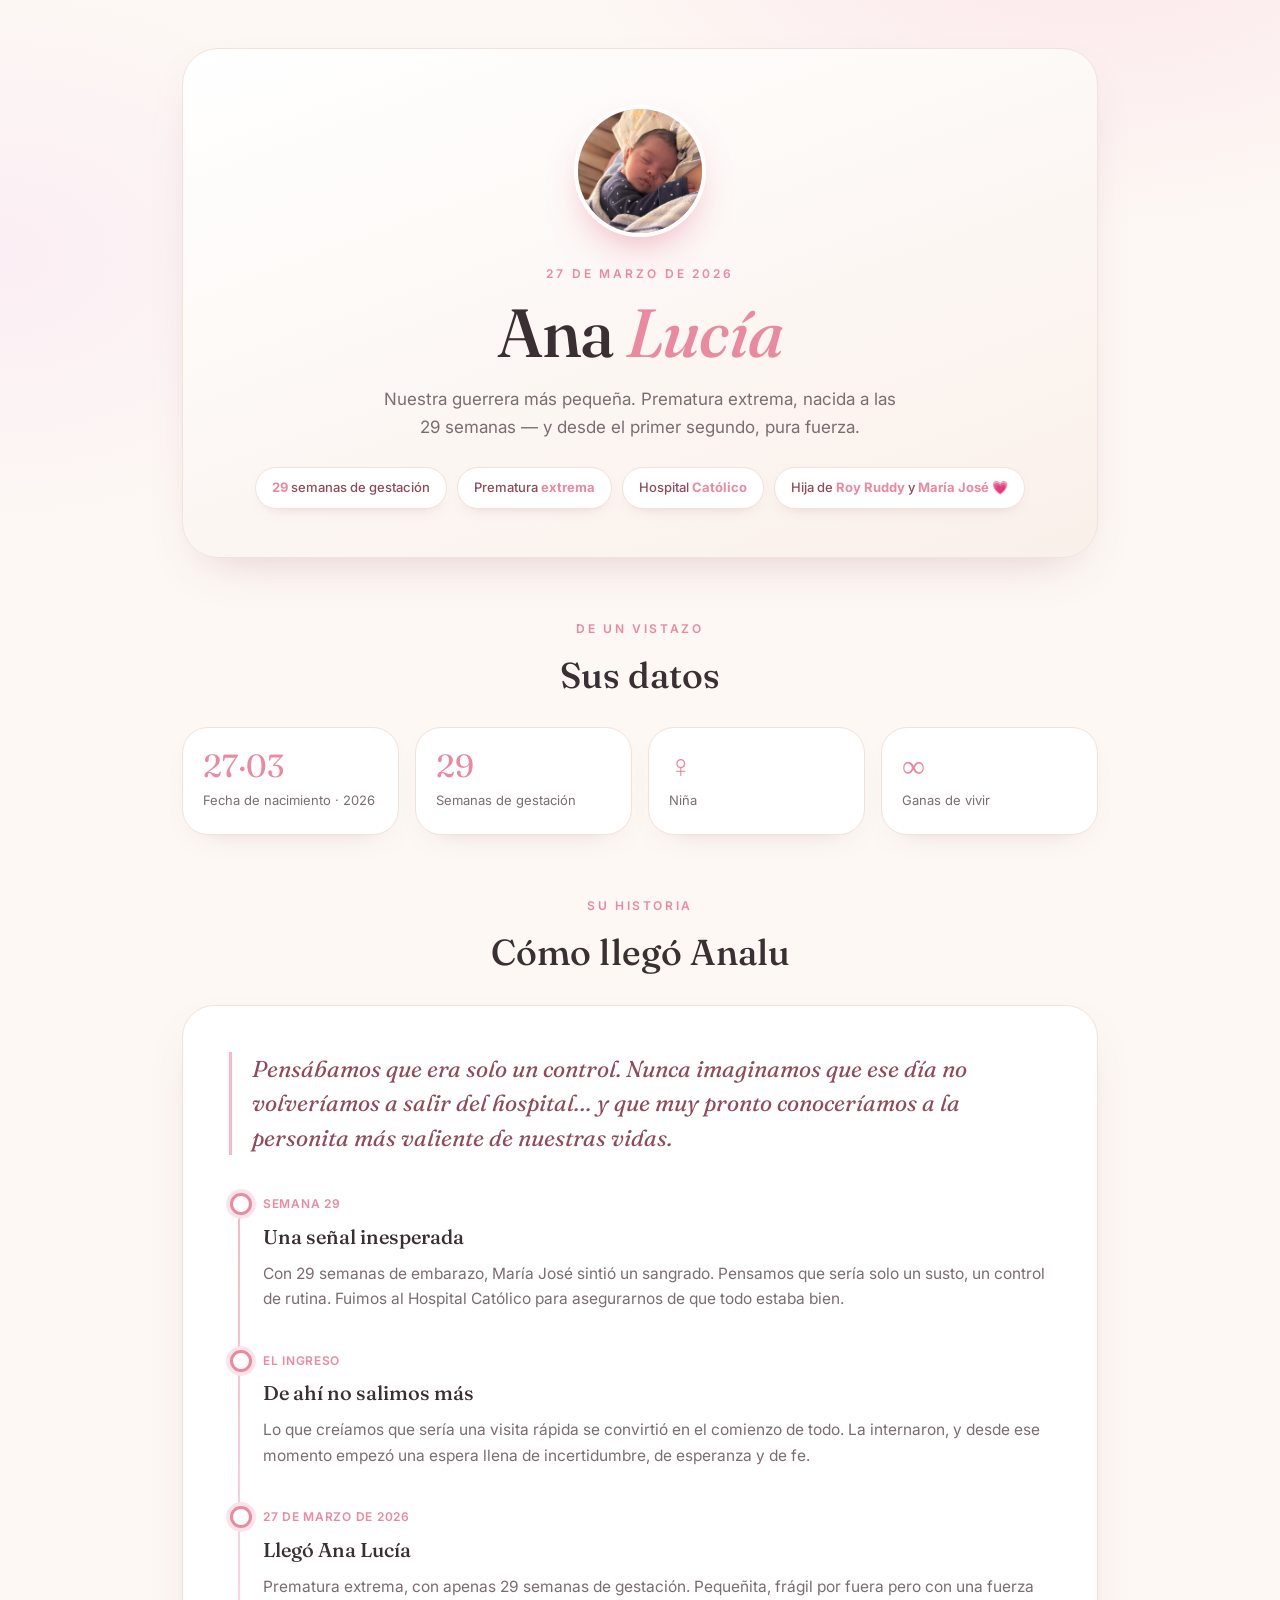
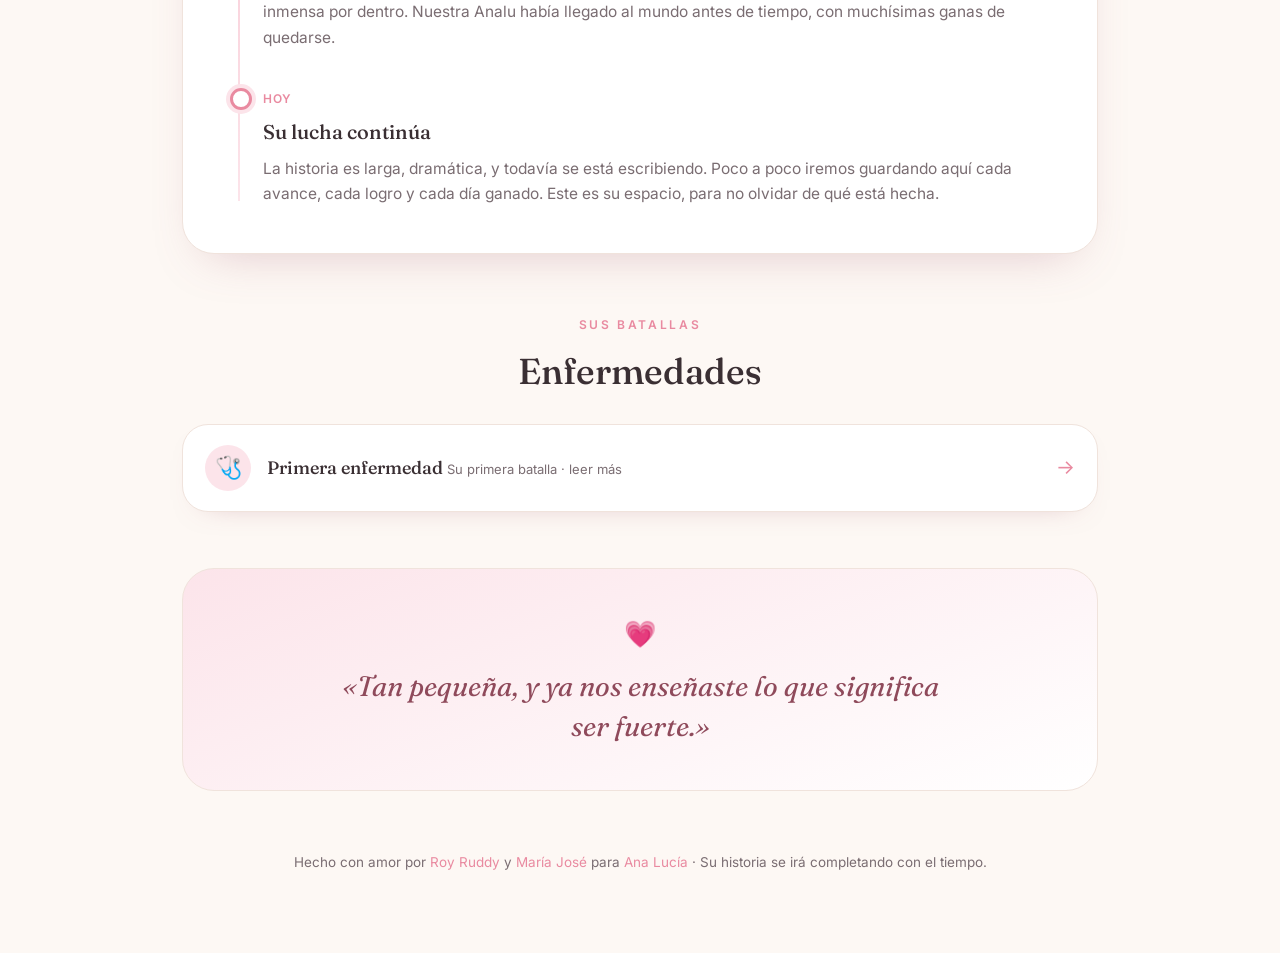
<file: analu/index.html>
<!DOCTYPE html>
<html lang="es">
<head>
<meta charset="UTF-8">
<meta name="viewport" content="width=device-width, initial-scale=1.0">
<title>Ana Lucía · Su historia</title>
<meta name="description" content="El perfil y la historia de Ana Lucía, nacida el 27 de marzo de 2026, una guerrera prematura extrema.">
<link rel="preconnect" href="https://fonts.googleapis.com">
<link rel="preconnect" href="https://fonts.gstatic.com" crossorigin>
<link href="https://fonts.googleapis.com/css2?family=Fraunces:opsz,ital,wght@9..144,0,400;9..144,0,500;9..144,0,600;9..144,1,400&family=Inter:wght@400;500;600&display=swap" rel="stylesheet">
<link rel="stylesheet" href="style.css" />
</head>
<body>
<div class="wrap">

  <!-- HERO -->
  <header class="hero">
    <div class="avatar"><img src="images/perfil.jpeg" alt="Ana Lucía"></div>
    <span class="kicker">27 de marzo de 2026</span>
    <h1>Ana <em>Lucía</em></h1>
    <p class="tagline">Nuestra guerrera más pequeña. Prematura extrema, nacida a las 29 semanas — y desde el primer segundo, pura fuerza.</p>
    <div class="badges">
      <span class="badge"><b>29</b> semanas de gestación</span>
      <span class="badge">Prematura <b>extrema</b></span>
      <span class="badge">Hospital <b>Católico</b></span>
      <span class="badge">Hija de <b>Roy Ruddy</b> y <b>María José</b> 💗</span>
    </div>
  </header>

  <!-- QUICK FACTS -->
  <section class="block">
    <div class="sec-head">
      <span class="tag">De un vistazo</span>
      <h2>Sus datos</h2>
    </div>
    <div class="facts">
      <div class="fact"><div class="n">27·03</div><div class="l">Fecha de nacimiento · 2026</div></div>
      <div class="fact"><div class="n">29</div><div class="l">Semanas de gestación</div></div>
      <div class="fact"><div class="n">♀</div><div class="l">Niña</div></div>
      <div class="fact"><div class="n">∞</div><div class="l">Ganas de vivir</div></div>
    </div>
  </section>

  <!-- STORY -->
  <section class="block"> 
    <div class="sec-head">
      <span class="tag">Su historia</span>
      <h2>Cómo llegó Analu</h2>
    </div>
    <div class="story">
      <p class="lede">Pensábamos que era solo un control. Nunca imaginamos que ese día no volveríamos a salir del hospital… y que muy pronto conoceríamos a la personita más valiente de nuestras vidas.</p>

      <div class="timeline">
        <div class="tl-item">
          <span class="when">Semana 29</span>
          <h3>Una señal inesperada</h3>
          <p>Con 29 semanas de embarazo, María José sintió un sangrado. Pensamos que sería solo un susto, un control de rutina. Fuimos al Hospital Católico para asegurarnos de que todo estaba bien.</p>
        </div>
        <div class="tl-item">
          <span class="when">El ingreso</span>
          <h3>De ahí no salimos más</h3>
          <p>Lo que creíamos que sería una visita rápida se convirtió en el comienzo de todo. La internaron, y desde ese momento empezó una espera llena de incertidumbre, de esperanza y de fe.</p>
        </div>
        <div class="tl-item">
          <span class="when">27 de marzo de 2026</span>
          <h3>Llegó Ana Lucía</h3>
          <p>Prematura extrema, con apenas 29 semanas de gestación. Pequeñita, frágil por fuera pero con una fuerza inmensa por dentro. Nuestra Analu había llegado al mundo antes de tiempo, con muchísimas ganas de quedarse.</p>
        </div>
        <div class="tl-item">
          <span class="when">Hoy</span>
          <h3>Su lucha continúa</h3>
          <p>La historia es larga, dramática, y todavía se está escribiendo. Poco a poco iremos guardando aquí cada avance, cada logro y cada día ganado. Este es su espacio, para no olvidar de qué está hecha.</p>
        </div>
      </div>
    </div>
  </section>

  <!-- ENFERMEDADES -->
  <section class="block">
    <div class="sec-head">
      <span class="tag">Sus batallas</span>
      <h2>Enfermedades</h2>
    </div>
    <div class="illness-list">
      <a class="illness" href="primer_enfermedad/index.html">
        <span class="ico">🩺</span>
        <span class="txt">
          <span class="t">Primera enfermedad</span>
          <span class="d">Su primera batalla · leer más</span>
        </span>
        <span class="arrow">→</span>
      </a>
    </div>
  </section>

  <!-- QUOTE -->
  <section class="quote">
    <div class="heart">💗</div>
    <p>«Tan pequeña, y ya nos enseñaste lo que significa ser fuerte.»</p>
  </section>

  <footer class="foot">
    Hecho con amor por <span class="hn">Roy Ruddy</span> y <span class="hn">María José</span> para <span class="hn">Ana Lucía</span> · Su historia se irá completando con el tiempo.
  </footer>

</div>
</body>
</html>
</file>
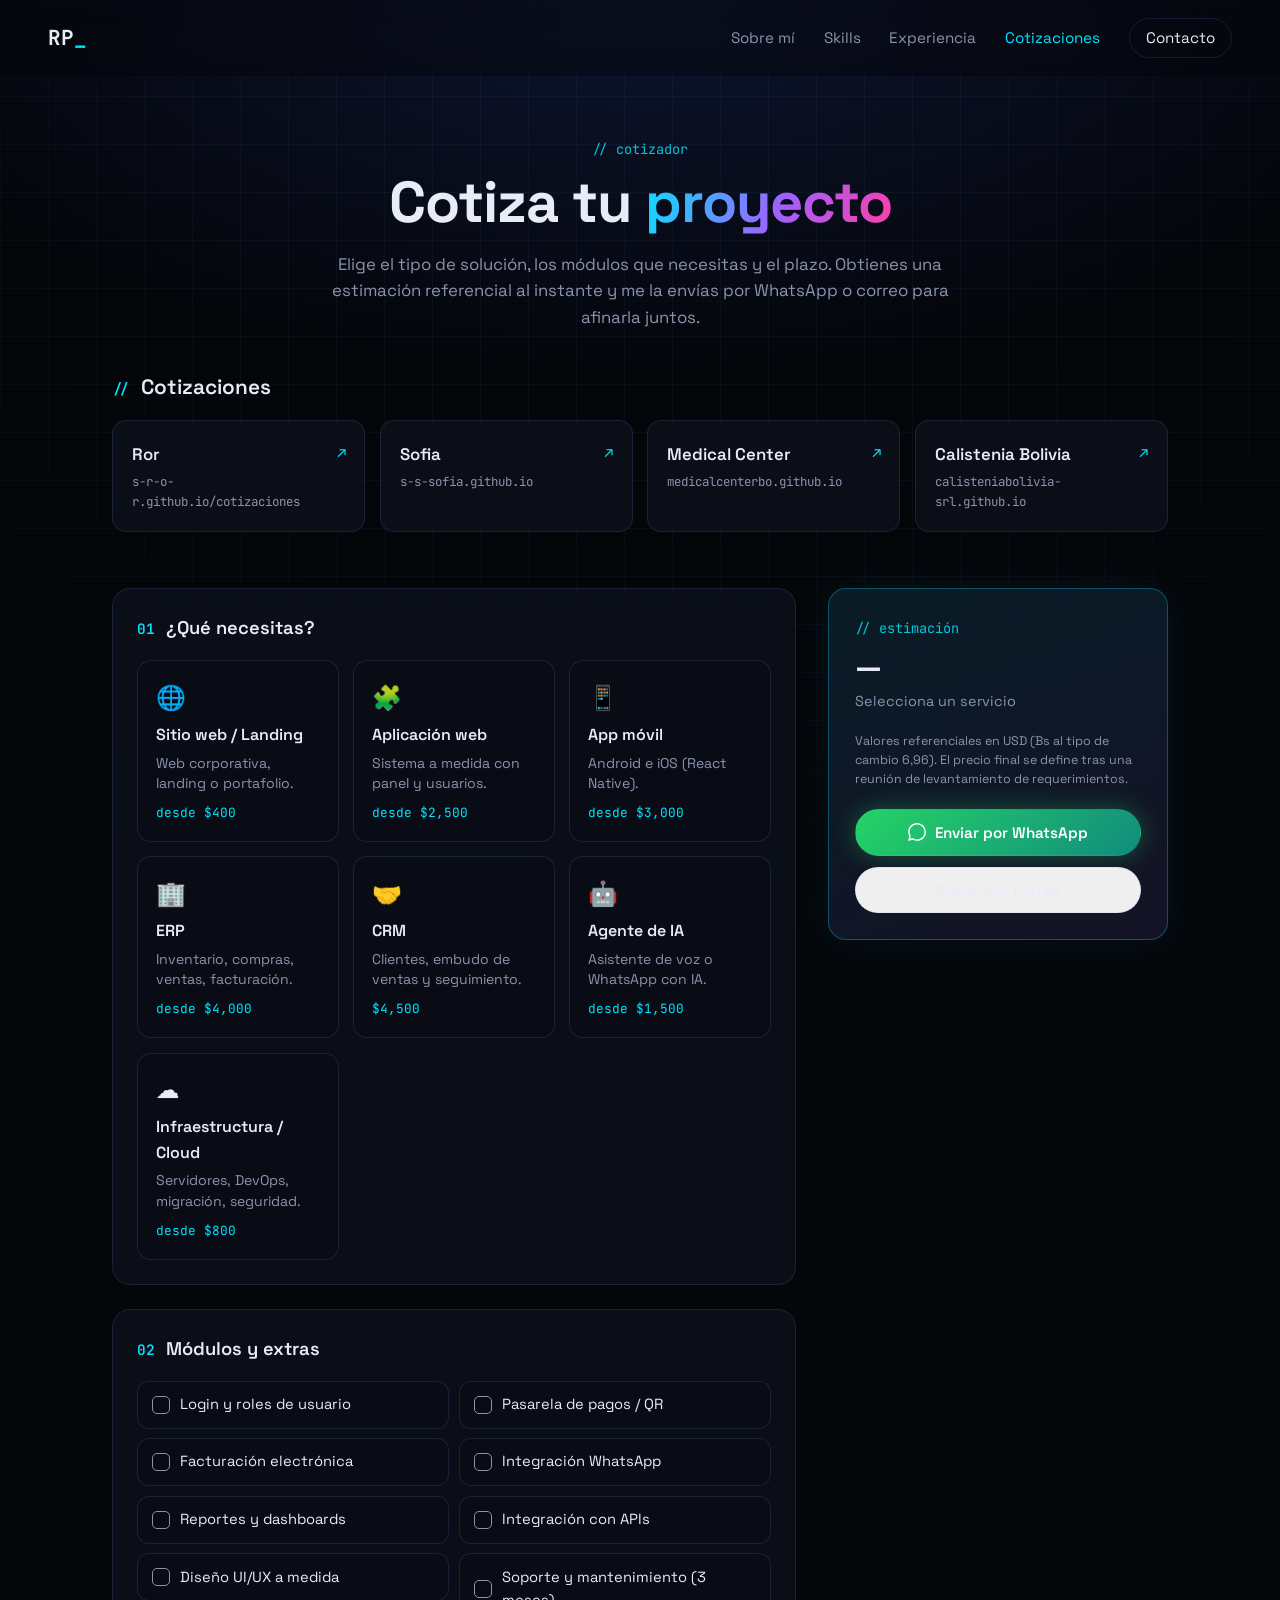
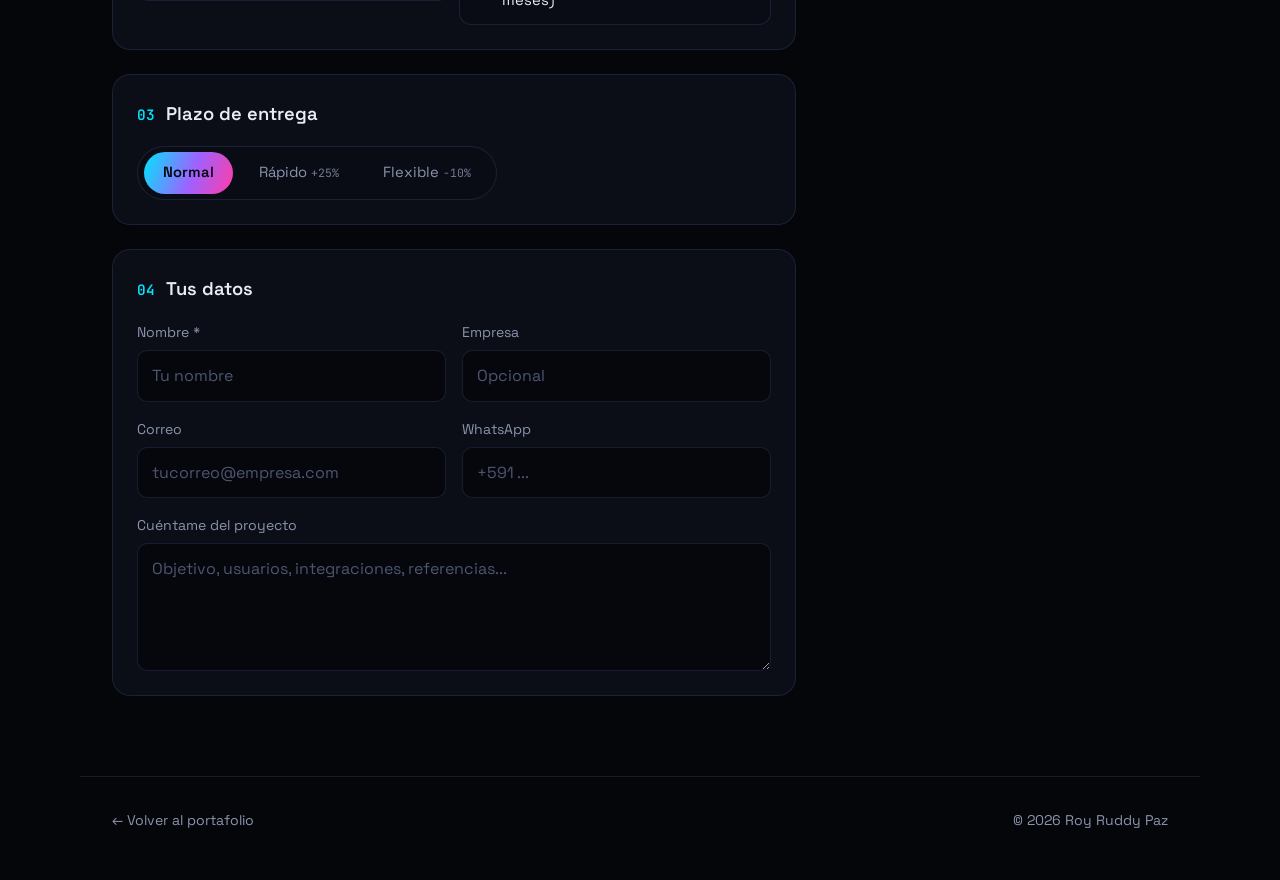
<file: cotizaciones/index.html>
<!DOCTYPE html>
<html lang="es">
<head>
    <meta charset="UTF-8">
    <meta name="viewport" content="width=device-width, initial-scale=1.0">
    <meta name="description" content="Cotiza tu proyecto de software con Roy Ruddy Paz: web, apps móviles, ERP/CRM, agentes de IA e infraestructura.">
    <title>Cotizaciones · Roy Ruddy Paz</title>

    <meta property="og:type" content="website">
    <meta property="og:url" content="https://ruddypazd.com/cotizaciones/">
    <meta property="og:title" content="Cotizaciones · Roy Ruddy Paz">
    <meta property="og:description" content="Arma tu proyecto y obtén una estimación referencial al instante.">
    <meta property="og:image" content="https://ruddypazd.com/images/perfil.jpeg">
    <meta property="og:locale" content="es_ES">

    <link rel="icon" type="image/jpeg" href="../images/perfil.jpeg">
    <link rel="preconnect" href="https://fonts.googleapis.com">
    <link rel="preconnect" href="https://fonts.gstatic.com" crossorigin>
    <link href="https://fonts.googleapis.com/css2?family=Space+Grotesk:wght@400;500;600;700&family=JetBrains+Mono:wght@400;500&display=swap" rel="stylesheet">
    <link rel="stylesheet" href="../portafolio/style.css">
    <link rel="stylesheet" href="style.css">
</head>
<body>
    <div class="grid-overlay" aria-hidden="true"></div>
    <div class="scanline" aria-hidden="true"></div>

    <!-- Navegación -->
    <header class="nav">
        <a href="../portafolio/" class="nav__logo">RP<span>_</span></a>
        <nav class="nav__links">
            <a href="../portafolio/#about">Sobre&nbsp;mí</a>
            <a href="../portafolio/#skills">Skills</a>
            <a href="../portafolio/#experience">Experiencia</a>
            <a href="./" class="is-active">Cotizaciones</a>
            <a href="../portafolio/#contact" class="nav__cta">Contacto</a>
        </nav>
        <button class="nav__burger" aria-label="Abrir menú"><span></span><span></span><span></span></button>
    </header>
    <div class="nav__overlay" aria-hidden="true"></div>

    <main>
        <section class="q-hero">
            <span class="q-eyebrow">// cotizador</span>
            <h1 class="q-title">Cotiza tu <span class="grad">proyecto</span></h1>
            <p class="q-sub">Elige el tipo de solución, los módulos que necesitas y el plazo. Obtienes una estimación referencial al instante y me la envías por WhatsApp o correo para afinarla juntos.</p>
        </section>

        <section class="q-list">
            <h2 class="q-list__title"><span class="q-num">//</span> Cotizaciones</h2>
            <div class="q-list__grid">
                <a class="q-link" href="https://s-r-o-r.github.io/cotizaciones/" target="_blank" rel="noopener">
                    <span class="q-link__name">Ror</span>
                    <span class="q-link__url">s-r-o-r.github.io/cotizaciones</span>
                    <span class="q-link__arrow" aria-hidden="true">↗</span>
                </a>
                <a class="q-link" href="https://s-s-sofia.github.io/" target="_blank" rel="noopener">
                    <span class="q-link__name">Sofia</span>
                    <span class="q-link__url">s-s-sofia.github.io</span>
                    <span class="q-link__arrow" aria-hidden="true">↗</span>
                </a>
                <a class="q-link" href="https://medicalcenterbo.github.io/" target="_blank" rel="noopener">
                    <span class="q-link__name">Medical Center</span>
                    <span class="q-link__url">medicalcenterbo.github.io</span>
                    <span class="q-link__arrow" aria-hidden="true">↗</span>
                </a>
                <a class="q-link" href="https://calisteniabolivia-srl.github.io/" target="_blank" rel="noopener">
                    <span class="q-link__name">Calistenia Bolivia</span>
                    <span class="q-link__url">calisteniabolivia-srl.github.io</span>
                    <span class="q-link__arrow" aria-hidden="true">↗</span>
                </a>
            </div>
        </section>

        <section class="q-layout">
            <form id="quote" class="q-form" novalidate>

                <!-- 1. Servicio -->
                <fieldset class="q-step">
                    <legend><span class="q-num">01</span> ¿Qué necesitas?</legend>
                    <div class="q-grid" id="services"></div>
                </fieldset>

                <!-- 2. Módulos -->
                <fieldset class="q-step">
                    <legend><span class="q-num">02</span> Módulos y extras</legend>
                    <div class="q-grid q-grid--sm" id="extras"></div>
                </fieldset>

                <!-- 3. Plazo -->
                <fieldset class="q-step">
                    <legend><span class="q-num">03</span> Plazo de entrega</legend>
                    <div class="q-seg" id="timeline"></div>
                </fieldset>

                <!-- 4. Datos -->
                <fieldset class="q-step">
                    <legend><span class="q-num">04</span> Tus datos</legend>
                    <div class="q-fields">
                        <label>Nombre *
                            <input type="text" name="name" required autocomplete="name" placeholder="Tu nombre">
                        </label>
                        <label>Empresa
                            <input type="text" name="company" autocomplete="organization" placeholder="Opcional">
                        </label>
                        <label>Correo
                            <input type="email" name="email" autocomplete="email" placeholder="tucorreo@empresa.com">
                        </label>
                        <label>WhatsApp
                            <input type="tel" name="phone" autocomplete="tel" placeholder="+591 ...">
                        </label>
                        <label class="q-full">Cuéntame del proyecto
                            <textarea name="details" rows="4" placeholder="Objetivo, usuarios, integraciones, referencias..."></textarea>
                        </label>
                    </div>
                </fieldset>
            </form>

            <!-- Resumen -->
            <aside class="q-summary" aria-live="polite">
                <div class="q-summary__inner">
                    <span class="q-eyebrow">// estimación</span>
                    <div class="q-price" id="price">—</div>
                    <div class="q-price-bs" id="price-bs"></div>
                    <div class="q-weeks" id="weeks">Selecciona un servicio</div>
                    <ul class="q-lines" id="lines"></ul>
                    <p class="q-note">Valores referenciales en USD (Bs al tipo de cambio 6,96). El precio final se define tras una reunión de levantamiento de requerimientos.</p>
                    <p class="q-error" id="error" hidden></p>
                    <div class="q-actions">
                        <button type="button" class="btn btn--whatsapp" id="send-wa">
                            <svg viewBox="0 0 24 24" width="18" height="18" fill="currentColor" aria-hidden="true"><path d="M.057 24l1.687-6.163a11.867 11.867 0 01-1.587-5.946C.16 5.335 5.495 0 12.05 0a11.82 11.82 0 018.413 3.488 11.82 11.82 0 013.48 8.414c-.003 6.557-5.338 11.892-11.893 11.892a11.9 11.9 0 01-5.688-1.448L.057 24zm6.597-3.807c1.676.995 3.276 1.591 5.392 1.592 5.448 0 9.886-4.434 9.889-9.885.002-5.462-4.415-9.89-9.881-9.892-5.452 0-9.887 4.434-9.889 9.884a9.86 9.86 0 001.51 5.26l-.999 3.648 3.488-.92z"/></svg>
                            Enviar por WhatsApp
                        </button>
                        <button type="button" class="btn btn--ghost" id="send-mail">Enviar por correo</button>
                    </div>
                </div>
            </aside>
        </section>
    </main>

    <footer class="q-footer">
        <a href="../portafolio/">← Volver al portafolio</a>
        <span>© <span id="year"></span> Roy Ruddy Paz</span>
    </footer>

    <script src="cotizaciones.js"></script>
</body>
</html>
</file>
<file: analu/style.css>
:root{
--cream:#fdf8f4;
--cream-2:#faf0ea;
--white:#ffffff;
--pink:#f6b8c6;
--pink-soft:#fce4ea;
--pink-strong:#e98aa0;
--rose-ink:#8f4a5b;
--ink:#3a2f33;
--ink-soft:#7a6d72;
--line:#f0e3dc;
--shadow:0 20px 50px -25px rgba(160,90,110,.35);
--radius:26px;
}

*{box-sizing:border-box;margin:0;padding:0}
html{scroll-behavior:smooth}
body{
font-family:'Inter',system-ui,sans-serif;
color:var(--ink);
background:
    radial-gradient(900px 600px at 85% -5%, var(--pink-soft), transparent 60%),
    radial-gradient(700px 500px at 0% 10%, #fbeef4, transparent 55%),
    var(--cream);
line-height:1.65;
-webkit-font-smoothing:antialiased;
overflow-x:hidden;
}

.wrap{max-width:960px;margin:0 auto;padding:32px 22px 80px}

/* ---------- Hero ---------- */
.hero{
position:relative;
text-align:center;
padding:56px 28px 48px;
margin-top:16px;
background:linear-gradient(160deg,var(--white),var(--cream-2));
border:1px solid var(--line);
border-radius:36px;
box-shadow:var(--shadow);
overflow:hidden;
}
.hero::before{
content:"";
position:absolute;inset:0;
background:
    radial-gradient(400px 220px at 50% -30%, rgba(246,184,198,.45), transparent 70%);
pointer-events:none;
}
.avatar{
position:relative;
width:132px;height:132px;
margin:0 auto 22px;
border-radius:50%;
overflow:hidden;
background:linear-gradient(150deg,var(--pink),var(--pink-strong));
box-shadow:0 18px 40px -18px rgba(233,138,160,.9), inset 0 2px 6px rgba(255,255,255,.5);
border:4px solid var(--white);
}
.avatar img{
width:100%;height:100%;
object-fit:cover;
display:block;
}
.kicker{
position:relative;
display:inline-block;
font-size:12px;letter-spacing:.24em;text-transform:uppercase;
color:var(--pink-strong);font-weight:600;
margin-bottom:14px;
}
.hero h1{
position:relative;
font-family:'Fraunces',serif;
font-weight:500;
font-size:clamp(40px,8vw,68px);
line-height:1.02;
letter-spacing:-.01em;
color:var(--ink);
}
.hero h1 em{font-style:italic;color:var(--pink-strong)}
.hero .tagline{
position:relative;
margin:18px auto 0;
max-width:520px;
color:var(--ink-soft);
font-size:17px;
}
.badges{
position:relative;
display:flex;flex-wrap:wrap;gap:10px;justify-content:center;
margin-top:26px;
}
.badge{
background:var(--white);
border:1px solid var(--line);
border-radius:999px;
padding:9px 16px;
font-size:13px;font-weight:500;
color:var(--rose-ink);
box-shadow:0 6px 16px -12px rgba(160,90,110,.5);
}
.badge b{color:var(--pink-strong)}

/* ---------- Section shell ---------- */
section.block{margin-top:56px}
.sec-head{margin-bottom:22px;text-align:center}
.sec-head .tag{
font-size:12px;letter-spacing:.22em;text-transform:uppercase;
color:var(--pink-strong);font-weight:600;
}
.sec-head h2{
font-family:'Fraunces',serif;font-weight:500;
font-size:clamp(26px,4.5vw,36px);
color:var(--ink);margin-top:6px;
}

/* ---------- Quick facts ---------- */
.facts{
display:grid;
grid-template-columns:repeat(auto-fit,minmax(150px,1fr));
gap:16px;
}
.fact{
background:var(--white);
border:1px solid var(--line);
border-radius:var(--radius);
padding:22px 20px;
box-shadow:0 12px 30px -24px rgba(160,90,110,.5);
transition:transform .25s ease, box-shadow .25s ease;
}
.fact:hover{transform:translateY(-4px);box-shadow:var(--shadow)}
.fact .n{
font-family:'Fraunces',serif;
font-size:32px;color:var(--pink-strong);line-height:1;
}
.fact .l{margin-top:8px;font-size:13px;color:var(--ink-soft)}

/* ---------- Story / timeline ---------- */
.story{
background:var(--white);
border:1px solid var(--line);
border-radius:32px;
padding:clamp(26px,5vw,46px);
box-shadow:var(--shadow);
}
.lede{
font-family:'Fraunces',serif;
font-style:italic;
font-size:clamp(19px,3vw,23px);
color:var(--rose-ink);
line-height:1.5;
margin-bottom:34px;
padding-left:20px;
border-left:3px solid var(--pink);
}
.timeline{position:relative;padding-left:34px}
.timeline::before{
content:"";position:absolute;left:9px;top:6px;bottom:6px;
width:2px;background:linear-gradient(var(--pink),var(--pink-soft));
}
.tl-item{position:relative;padding-bottom:34px}
.tl-item:last-child{padding-bottom:0}
.tl-item::before{
content:"";position:absolute;left:-33px;top:4px;
width:16px;height:16px;border-radius:50%;
background:var(--white);
border:3px solid var(--pink-strong);
box-shadow:0 0 0 4px var(--pink-soft);
}
.tl-item .when{
font-size:12px;font-weight:600;letter-spacing:.06em;
text-transform:uppercase;color:var(--pink-strong);
}
.tl-item h3{
font-family:'Fraunces',serif;font-weight:500;
font-size:20px;color:var(--ink);margin:4px 0 8px;
}
.tl-item p{color:var(--ink-soft);font-size:15.5px}

/* ---------- Enfermedades ---------- */
.illness-list{
display:grid;
grid-template-columns:repeat(auto-fit,minmax(240px,1fr));
gap:16px;
}
.illness{
display:flex;align-items:center;gap:16px;
text-decoration:none;
background:var(--white);
border:1px solid var(--line);
border-radius:var(--radius);
padding:20px 22px;
box-shadow:0 12px 30px -24px rgba(160,90,110,.5);
transition:transform .25s ease, box-shadow .25s ease;
}
.illness:hover{transform:translateY(-4px);box-shadow:var(--shadow)}
.illness .ico{
flex:0 0 auto;
width:46px;height:46px;border-radius:50%;
display:grid;place-items:center;
font-size:22px;
background:var(--pink-soft);
}
.illness .txt .t{
font-family:'Fraunces',serif;font-weight:500;
font-size:18px;color:var(--ink);
}
.illness .txt .d{font-size:13px;color:var(--ink-soft);margin-top:2px}
.illness .arrow{margin-left:auto;color:var(--pink-strong);font-size:20px}

/* ---------- Quote ---------- */
.quote{
margin-top:56px;
text-align:center;
padding:44px 28px;
background:linear-gradient(160deg,var(--pink-soft),var(--white));
border:1px solid var(--line);
border-radius:32px;
}
.quote p{
font-family:'Fraunces',serif;font-style:italic;
font-size:clamp(21px,3.5vw,28px);
color:var(--rose-ink);line-height:1.4;
max-width:640px;margin:0 auto;
}
.quote .heart{font-size:26px;margin-bottom:12px}

/* ---------- Footer ---------- */
.foot{
margin-top:60px;text-align:center;
color:var(--ink-soft);font-size:13.5px;
}
.foot .hn{color:var(--pink-strong)}

@media (max-width:520px){
.hero{padding:44px 20px 38px}
.avatar{width:110px;height:110px;font-size:44px}
}
</file>
<file: portafolio/style.css>
/* ===========================================================
   Roy Ruddy Paz — Portafolio AI/ML · Tema neón oscuro / cyber
   =========================================================== */

:root {
    --bg:        #05060a;
    --bg-soft:   #0a0d16;
    --panel:     rgba(18, 22, 36, 0.55);
    --panel-brd: rgba(120, 160, 255, 0.14);
    --text:      #e8ecf6;
    --muted:     #8b94ad;
    --cyan:      #00e5ff;
    --violet:    #a060ff;
    --pink:      #ff3da6;
    --glow-cyan: rgba(0, 229, 255, 0.55);
    --grad:      linear-gradient(110deg, var(--cyan), var(--violet) 55%, var(--pink));
    --font:      'Space Grotesk', system-ui, sans-serif;
    --mono:      'JetBrains Mono', ui-monospace, monospace;
    --maxw:      1120px;
}

* { margin: 0; padding: 0; box-sizing: border-box; }

html { scroll-behavior: smooth; -webkit-text-size-adjust: 100%; text-size-adjust: 100%; }

body {
    background: var(--bg);
    color: var(--text);
    font-family: var(--font);
    line-height: 1.6;
    overflow-x: hidden;
    -webkit-font-smoothing: antialiased;
}

a { color: inherit; text-decoration: none; }

/* ---------- Fondo animado ---------- */
#bg-canvas { position: fixed; inset: 0; z-index: -3; }

.grid-overlay {
    position: fixed; inset: 0; z-index: -2; pointer-events: none;
    background-image:
        linear-gradient(rgba(120,160,255,0.05) 1px, transparent 1px),
        linear-gradient(90deg, rgba(120,160,255,0.05) 1px, transparent 1px);
    background-size: 48px 48px;
    mask-image: radial-gradient(ellipse 80% 70% at 50% 30%, #000 40%, transparent 100%);
    -webkit-mask-image: radial-gradient(ellipse 80% 70% at 50% 30%, #000 40%, transparent 100%);
}

.scanline {
    position: fixed; inset: 0; z-index: -1; pointer-events: none; opacity: 0.4;
    background: repeating-linear-gradient(
        to bottom, transparent 0, transparent 2px, rgba(0,0,0,0.18) 3px, transparent 4px);
}

/* ---------- Navegación ---------- */
.nav {
    position: fixed; top: 0; left: 0; right: 0; z-index: 50;
    display: flex; align-items: center; justify-content: space-between;
    padding: 1.1rem clamp(1.2rem, 5vw, 3rem);
    border-bottom: 1px solid transparent;
    transition: border-color .3s, padding .3s;
}
.nav::before {
    content: ''; position: absolute; inset: 0; z-index: -1;
    backdrop-filter: blur(12px);
    background: rgba(5, 6, 10, 0.45);
    transition: background .3s;
}
.nav.scrolled { border-color: var(--panel-brd); padding-block: 0.8rem; }
.nav.scrolled::before { background: rgba(5,6,10,0.8); }
.nav__logo { font-family: var(--mono); font-weight: 700; font-size: 1.3rem; letter-spacing: 1px; }
.nav__logo span { color: var(--cyan); animation: blink 1.2s steps(2) infinite; }
.nav__links { display: flex; gap: 1.8rem; align-items: center; }
.nav__links a { font-size: .95rem; color: var(--muted); transition: color .2s; position: relative; }
.nav__links a:hover { color: var(--text); }
.nav__links a:not(.nav__cta)::after {
    content: ''; position: absolute; left: 0; bottom: -4px; height: 1px; width: 0;
    background: var(--cyan); transition: width .25s; box-shadow: 0 0 8px var(--glow-cyan);
}
.nav__links a:not(.nav__cta):hover::after { width: 100%; }
.nav__cta {
    border: 1px solid var(--panel-brd); padding: .45rem 1rem; border-radius: 999px;
    color: var(--text) !important;
}
.nav__cta:hover { border-color: var(--cyan); box-shadow: 0 0 16px var(--glow-cyan); }
.nav__burger { display: none; background: none; border: none; cursor: pointer; flex-direction: column; gap: 5px; }
.nav__burger span { width: 24px; height: 2px; background: var(--text); transition: .3s; }

/* ---------- Botones ---------- */
.btn {
    display: inline-block; font-weight: 600; font-size: .95rem;
    padding: .8rem 1.6rem; border-radius: 999px; cursor: pointer;
    transition: transform .2s, box-shadow .25s, background .25s; border: 1px solid transparent;
}
.btn--primary { background: var(--grad); color: #06070d; box-shadow: 0 0 24px rgba(0,229,255,.3); }
.btn--primary:hover { transform: translateY(-2px); box-shadow: 0 0 36px rgba(0,229,255,.55); }
.btn--ghost { border-color: var(--panel-brd); color: var(--text); }
.btn--ghost:hover { border-color: var(--cyan); box-shadow: 0 0 16px var(--glow-cyan); transform: translateY(-2px); }
.btn--lg { padding: 1rem 2.2rem; font-size: 1.05rem; font-family: var(--mono); }
.btn--whatsapp {
    display: inline-flex; align-items: center; gap: .6rem;
    background: linear-gradient(135deg, #25d366, #128c7e); color: #fff;
    box-shadow: 0 0 24px rgba(37,211,102,.35);
}
.btn--whatsapp:hover { transform: translateY(-2px); box-shadow: 0 0 36px rgba(37,211,102,.6); }
.btn--whatsapp svg { flex-shrink: 0; }

/* ---------- Layout secciones ---------- */
.section { max-width: var(--maxw); margin: 0 auto; padding: clamp(4rem, 10vw, 7rem) clamp(1.2rem, 5vw, 2rem); }
.section__head { display: flex; align-items: baseline; gap: 1rem; margin-bottom: 2.8rem; }
.section__index { font-family: var(--mono); color: var(--cyan); font-size: 1rem; opacity: .8; }
.section__title { font-size: clamp(1.7rem, 4vw, 2.6rem); font-weight: 700; letter-spacing: -.5px; }

.grad {
    background: var(--grad); -webkit-background-clip: text; background-clip: text;
    -webkit-text-fill-color: transparent; color: transparent;
}

/* ---------- HERO ---------- */
.hero {
    min-height: 100vh; display: flex; flex-direction: column;
    align-items: center; justify-content: center; text-align: center;
    padding: 7rem clamp(1.2rem, 5vw, 2rem) 4rem; position: relative;
}
.hero__inner { max-width: 860px; }
.hero__avatar { position: relative; width: 150px; height: 150px; margin: 0 auto 1.8rem; }
.hero__avatar img {
    width: 100%; height: 100%; object-fit: cover; border-radius: 50%;
    border: 2px solid rgba(0,229,255,.4); position: relative; z-index: 2;
    box-shadow: 0 0 30px rgba(0,229,255,.35), inset 0 0 20px rgba(0,0,0,.4);
}
.hero__avatar-ring {
    position: absolute; inset: -8px; border-radius: 50%; z-index: 1;
    background: conic-gradient(from 0deg, var(--cyan), var(--violet), var(--pink), var(--cyan));
    filter: blur(6px); opacity: .8; animation: spin 6s linear infinite;
}
.hero__eyebrow {
    display: inline-flex; align-items: center; gap: .55rem; font-family: var(--mono);
    font-size: .85rem; color: var(--muted); border: 1px solid var(--panel-brd);
    padding: .4rem 1rem; border-radius: 999px; background: var(--panel); margin-bottom: 1.6rem;
}
.dot { width: 8px; height: 8px; border-radius: 50%; background: #2bff88; box-shadow: 0 0 10px #2bff88; animation: pulse 1.8s infinite; transition: background .3s, box-shadow .3s; }
/* El punto del hero refleja el estado del WebSocket */
.hero__eyebrow .dot.is-live { background: #2ee66e; box-shadow: 0 0 10px #2ee66e; }
.hero__eyebrow .dot.is-off  { background: #ff4d4d; box-shadow: 0 0 10px #ff4d4d; }
.hero__title { font-size: clamp(2.6rem, 8vw, 5.2rem); font-weight: 700; line-height: 1.05; letter-spacing: -1.5px; }
.hero__role {
    font-family: var(--mono); font-size: clamp(1rem, 3vw, 1.5rem); color: var(--cyan);
    margin: 1rem 0 1.4rem; min-height: 1.6em;
}
.hero__role::after { content: '▋'; animation: blink 1s steps(2) infinite; color: var(--cyan); }
.hero__tagline { color: var(--muted); max-width: 620px; margin: 0 auto 2.2rem; font-size: 1.08rem; }
.hero__actions { display: flex; gap: 1rem; justify-content: center; flex-wrap: wrap; }
.hero__stats {
    display: flex; gap: clamp(1.5rem, 6vw, 4rem); justify-content: center; margin-top: 3.5rem; flex-wrap: wrap;
}
.hero__stats div { display: flex; flex-direction: column; }
.hero__stats strong { font-size: clamp(1.8rem, 5vw, 2.6rem); font-weight: 700; }
.hero__stats strong.plus::after { content: '+'; color: var(--cyan); }
.hero__stats span { font-size: .82rem; color: var(--muted); font-family: var(--mono); }
.hero__scroll {
    position: absolute; bottom: 2rem; font-size: 1.4rem; color: var(--muted);
    animation: bounce 2s infinite;
}

/* ---------- Contribuciones ---------- */
.contrib {
    background: var(--panel); border: 1px solid var(--panel-brd); border-radius: 18px;
    padding: 1.8rem; backdrop-filter: blur(8px);
}
.contrib__sub { color: var(--muted); margin-bottom: 1.4rem; font-size: 1rem; }
.contrib__chart { overflow-x: auto; padding-bottom: .5rem; }
.contrib__chart img { width: 100%; min-width: 680px; display: block; }
.contrib__link {
    display: inline-block; margin-top: 1.3rem; font-family: var(--mono); font-size: .85rem;
    color: var(--cyan); transition: text-shadow .2s;
}
.contrib__link:hover { text-shadow: 0 0 10px var(--glow-cyan); }

/* ---------- Sobre mí ---------- */
.about { display: grid; grid-template-columns: 1.6fr 1fr; gap: 2.5rem; align-items: start; }
.about__text p { margin-bottom: 1.1rem; color: #c3cadd; font-size: 1.05rem; }
.about__text strong { color: var(--text); }
.about__card {
    background: var(--panel); border: 1px solid var(--panel-brd); border-radius: 16px;
    padding: 1.6rem; backdrop-filter: blur(8px);
}
.about__card h3 { font-family: var(--mono); font-size: .9rem; color: var(--cyan); margin-bottom: 1rem; text-transform: uppercase; letter-spacing: 1px; }
.kv { list-style: none; }
.kv li { display: flex; justify-content: space-between; padding: .55rem 0; border-bottom: 1px dashed rgba(255,255,255,.06); font-size: .95rem; }
.kv li:last-child { border: none; }
.kv span { color: var(--muted); }
.kv .ok { color: #2bff88; }

/* ---------- Skills · Diagrama de infraestructura ---------- */
.section--infra { max-width: 1200px; }
.infra__intro { color: var(--muted); max-width: 780px; margin: -1rem 0 2.6rem; font-size: 1.03rem; }
.infra__intro strong { color: var(--text); }
.infra__hint { display: block; margin-top: .55rem; font-family: var(--mono); font-size: .8rem; color: var(--cyan); opacity: .85; }

.infra { position: relative; display: flex; flex-direction: column; gap: 3.4rem; }
.infra__svg {
    position: absolute; inset: 0; width: 100%; height: 100%;
    z-index: 1; pointer-events: none; overflow: visible;
}

/* Zonas de red */
.izone { position: relative; border: 1px dashed rgba(120,160,255,.22); border-radius: 20px; padding: 2rem 1.1rem 1.15rem; }
.izone__tag {
    position: absolute; top: -.95em; left: 1.1rem; z-index: 2;
    font-family: var(--mono); font-size: .74rem; letter-spacing: .5px;
    padding: .3rem .85rem; border-radius: 999px;
    background: var(--bg-soft); border: 1px solid var(--panel-brd); color: var(--muted);
}
.izone__row { display: grid; gap: 3.4rem 1.1rem; }

.izone--net  { border-color: rgba(160,96,255,.4); background: rgba(160,96,255,.03); }
.izone--net .izone__tag  { color: var(--violet); border-color: rgba(160,96,255,.5); }
.izone--net .izone__row  { grid-template-columns: repeat(5, 1fr); }

.izone--edge { border-color: rgba(255,61,166,.4); background: rgba(255,61,166,.03); }
.izone--edge .izone__tag { color: var(--pink); border-color: rgba(255,61,166,.5); }
.izone--edge .izone__row { grid-template-columns: repeat(3, 1fr); max-width: 780px; margin: 0 auto; }

.izone--dmz  { border-color: rgba(255,180,84,.45); background: rgba(255,180,84,.03); }
.izone--dmz .izone__tag  { color: #ffb454; border-color: rgba(255,180,84,.55); }
.izone--dmz .izone__row  { grid-template-columns: repeat(2, 1fr); max-width: 680px; margin: 0 auto; }

.izone--lan  { border-color: rgba(0,229,255,.4); background: rgba(0,229,255,.025); }
.izone--lan .izone__tag  { color: var(--cyan); border-color: rgba(0,229,255,.5); }
.izone--lan .izone__row  { grid-template-columns: repeat(4, 1fr); }

.izone--lab  { border-color: rgba(43,255,136,.35); background: rgba(43,255,136,.02); }
.izone--lab .izone__tag  { color: #2bff88; border-color: rgba(43,255,136,.45); }
.izone--lab .izone__row  { grid-template-columns: repeat(3, 1fr); max-width: 900px; margin: 0 auto; }

/* Nodos */
.inode {
    position: relative; z-index: 2;
    background: rgba(9, 12, 20, .93);
    border: 1px solid var(--panel-brd); border-radius: 14px;
    padding: .9rem .95rem .95rem; outline: none; cursor: pointer;
    transition: transform .25s, border-color .25s, box-shadow .25s;
}
/* Badge 🐧 en los servidores Linux */
.inode--linux::after {
    content: '🐧'; position: absolute; top: .55rem; right: .6rem;
    font-size: .85rem; line-height: 1; opacity: .9;
    filter: drop-shadow(0 0 6px rgba(0,229,255,.5));
}
.inode:hover, .inode:focus-visible, .inode.hot {
    transform: translateY(-3px);
    border-color: rgba(0,229,255,.6);
    box-shadow: 0 10px 34px rgba(0,229,255,.16);
}
.inode__icon { font-size: 1.35rem; line-height: 1; display: block; margin-bottom: .45rem; filter: drop-shadow(0 0 10px rgba(0,229,255,.35)); }
.inode h3 { font-size: .93rem; letter-spacing: .2px; margin-bottom: .1rem; }
.inode p { font-family: var(--mono); font-size: .66rem; color: var(--muted); line-height: 1.5; }
.inode__tags { list-style: none; display: flex; flex-wrap: wrap; gap: .32rem; margin-top: .55rem; }
.inode__tags li {
    font-family: var(--mono); font-size: .62rem; padding: .15rem .48rem; border-radius: 7px;
    background: rgba(120,160,255,.09); border: 1px solid rgba(120,160,255,.16);
    color: #c3cadd; white-space: nowrap;
}

/* Enlaces (SVG) */
.ilink {
    fill: none; stroke-width: 1.4; stroke-linecap: round;
    stroke-dasharray: 5 7; opacity: .75;
    animation: ilink-flow 1.15s linear infinite;
    transition: opacity .25s;
}
.ilink--cyan   { stroke: rgba(0,229,255,.45);  color: var(--cyan); }
.ilink--pink   { stroke: rgba(255,61,166,.5);  color: var(--pink); }
.ilink--violet { stroke: rgba(160,96,255,.5);  color: var(--violet); }
.ilink--green  { stroke: rgba(43,255,136,.4);  color: #2bff88; }
.ilink.hot { opacity: 1; stroke-width: 2.2; filter: drop-shadow(0 0 6px currentColor); }
@keyframes ilink-flow { to { stroke-dashoffset: -24; } }

.ilabel {
    font-family: var(--mono); font-size: 10.5px; fill: var(--muted);
    text-anchor: middle; paint-order: stroke; stroke: #05060a; stroke-width: 4px;
    transition: fill .25s;
}
.ilabel.hot { fill: var(--text); }

.pkt--cyan   { fill: #00e5ff; filter: drop-shadow(0 0 5px #00e5ff); }
.pkt--pink   { fill: #ff3da6; filter: drop-shadow(0 0 5px #ff3da6); }
.pkt--violet { fill: #a060ff; filter: drop-shadow(0 0 5px #a060ff); }

/* Leyenda de flujos */
.infra__flows {
    list-style: none; display: flex; flex-wrap: wrap; gap: 1.4rem;
    margin-top: 1.8rem; font-family: var(--mono); font-size: .78rem; color: var(--muted);
}
.infra__flows li { display: inline-flex; align-items: center; gap: .5rem; }
.infra__flows i { width: 22px; height: 3px; border-radius: 999px; display: inline-block; }
.infra__flows .f--cyan   { background: var(--cyan);   box-shadow: 0 0 8px var(--glow-cyan); }
.infra__flows .f--pink   { background: var(--pink);   box-shadow: 0 0 8px rgba(255,61,166,.5); }
.infra__flows .f--violet { background: var(--violet); box-shadow: 0 0 8px rgba(160,96,255,.5); }
.infra__flows .f--green  { background: #2bff88;       box-shadow: 0 0 8px rgba(43,255,136,.5); }

/* Popup de detalle de nodo */
.imodal { position: fixed; inset: 0; z-index: 90; display: flex; align-items: center; justify-content: center; padding: 1.2rem; }
.imodal[hidden] { display: none; }
.imodal__overlay {
    position: absolute; inset: 0;
    background: rgba(3, 4, 8, .72); backdrop-filter: blur(4px);
}
.imodal__card {
    position: relative; z-index: 1; width: min(480px, 100%);
    max-height: min(80vh, 560px); overflow-y: auto;
    background: #0a0d16; border: 1px solid rgba(0,229,255,.35); border-radius: 18px;
    padding: 1.8rem 1.7rem 1.6rem;
    box-shadow: 0 24px 80px rgba(0,0,0,.65), 0 0 40px rgba(0,229,255,.12);
    animation: imodal-in .28s ease;
}
@keyframes imodal-in { from { opacity: 0; transform: translateY(16px) scale(.97); } to { opacity: 1; transform: none; } }
.imodal__close {
    position: absolute; top: .7rem; right: .8rem;
    background: none; border: 1px solid var(--panel-brd); border-radius: 999px;
    width: 34px; height: 34px; color: var(--muted); font-size: 1.25rem; line-height: 1;
    cursor: pointer; transition: color .2s, border-color .2s, box-shadow .2s;
}
.imodal__close:hover { color: var(--text); border-color: var(--cyan); box-shadow: 0 0 12px var(--glow-cyan); }
.imodal__icon { font-size: 2rem; line-height: 1; display: block; margin-bottom: .7rem; filter: drop-shadow(0 0 14px rgba(0,229,255,.45)); }
.imodal__zone {
    display: inline-block; font-family: var(--mono); font-size: .7rem; letter-spacing: .5px;
    padding: .22rem .7rem; border-radius: 999px; margin-bottom: .6rem;
    background: rgba(0,229,255,.08); border: 1px solid rgba(0,229,255,.3); color: var(--cyan);
}
.imodal__card h3 { font-size: 1.35rem; letter-spacing: -.3px; margin-bottom: .55rem; }
.imodal__body { color: #c3cadd; font-size: .97rem; margin-bottom: 1.1rem; }
.imodal__body strong { color: var(--text); }

@media (max-width: 980px) {
    .izone--net .izone__row { grid-template-columns: repeat(3, 1fr); }
    .izone--lan .izone__row { grid-template-columns: repeat(2, 1fr); }
}
@media (max-width: 620px) {
    .infra { gap: 2.8rem; }
    .izone__row,
    .izone--net .izone__row, .izone--edge .izone__row,
    .izone--dmz .izone__row, .izone--lan .izone__row,
    .izone--lab .izone__row { grid-template-columns: 1fr; gap: 1.6rem; }
    .izone--edge .izone__row, .izone--dmz .izone__row, .izone--lab .izone__row { max-width: none; }
}
@media (prefers-reduced-motion: reduce) {
    .infra__packets { display: none; }
}

/* ---------- Timeline ---------- */
.timeline { position: relative; padding-left: 2rem; }
.timeline::before {
    content: ''; position: absolute; left: 7px; top: 6px; bottom: 6px; width: 2px;
    background: linear-gradient(var(--cyan), var(--violet), transparent);
}
.tl-item { position: relative; padding-bottom: 2.6rem; }
.tl-item:last-child { padding-bottom: 0; }
.tl-dot {
    position: absolute; left: -2rem; top: 6px; width: 16px; height: 16px; border-radius: 50%;
    background: var(--bg); border: 2px solid var(--cyan); box-shadow: 0 0 12px var(--glow-cyan);
}
.tl-content { background: var(--panel); border: 1px solid var(--panel-brd); border-radius: 14px; padding: 1.4rem 1.6rem; backdrop-filter: blur(8px); }
.tl-date { font-family: var(--mono); font-size: .8rem; color: var(--cyan); }
.tl-content h3 { font-size: 1.2rem; margin: .35rem 0 .6rem; }
.tl-content p { color: var(--muted); }
.tl-bullets { margin: .8rem 0 0 1.1rem; color: #c3cadd; font-size: .95rem; }
.tl-bullets li { margin-bottom: .3rem; }

/* ---------- Contacto ---------- */
/* ---------- Mundo 3D ---------- */
.section--world { max-width: 1200px; }
.world {
    position: relative; display: grid; grid-template-columns: 1fr 1fr; align-items: center; gap: 2rem;
    min-height: clamp(380px, 55vw, 520px); padding: clamp(2rem, 5vw, 3.5rem);
    border: 1px solid var(--panel-brd); border-radius: 28px; overflow: hidden;
    background:
        radial-gradient(circle at 25% 60%, rgba(0,229,255,.18), transparent 55%),
        radial-gradient(circle at 80% 20%, rgba(255,61,166,.14), transparent 50%),
        var(--panel);
    backdrop-filter: blur(12px);
    transition: border-color .3s, box-shadow .3s, transform .3s;
}
.world:hover { border-color: var(--cyan); box-shadow: 0 0 40px rgba(0,229,255,.25); transform: translateY(-4px); }
.world__title { font-size: clamp(2.4rem, 7vw, 4.6rem); font-weight: 700; letter-spacing: -1.5px; line-height: 1.05; margin: .4rem 0 1rem; }
.world__sub { color: var(--muted); font-size: 1.1rem; max-width: 34ch; margin-bottom: 2rem; }
.world__stage { position: relative; height: 100%; min-height: 260px; perspective: 900px; display: grid; place-items: center; }
.world__cube {
    --s: clamp(110px, 16vw, 170px);
    position: relative; width: var(--s); height: var(--s);
    transform-style: preserve-3d; animation: world-spin 14s linear infinite;
}
.world__cube span {
    position: absolute; inset: 0; border: 2px solid var(--cyan);
    background: rgba(0,229,255,.05); box-shadow: inset 0 0 30px rgba(0,229,255,.25), 0 0 18px rgba(0,229,255,.35);
}
.world__cube span:nth-child(1) { transform: translateZ(calc(var(--s) / 2)); }
.world__cube span:nth-child(2) { transform: rotateY(180deg) translateZ(calc(var(--s) / 2)); }
.world__cube span:nth-child(3) { transform: rotateY(90deg) translateZ(calc(var(--s) / 2)); border-color: var(--violet); }
.world__cube span:nth-child(4) { transform: rotateY(-90deg) translateZ(calc(var(--s) / 2)); border-color: var(--violet); }
.world__cube span:nth-child(5) { transform: rotateX(90deg) translateZ(calc(var(--s) / 2)); border-color: var(--pink); }
.world__cube span:nth-child(6) { transform: rotateX(-90deg) translateZ(calc(var(--s) / 2)); border-color: var(--pink); }
.world__floor {
    position: absolute; bottom: 4%; width: 80%; height: 40%;
    background: repeating-linear-gradient(90deg, rgba(0,229,255,.35) 0 1px, transparent 1px 28px),
                repeating-linear-gradient(0deg, rgba(0,229,255,.35) 0 1px, transparent 1px 28px);
    transform: rotateX(70deg); mask-image: radial-gradient(ellipse, #000 30%, transparent 70%);
    -webkit-mask-image: radial-gradient(ellipse, #000 30%, transparent 70%);
}
@keyframes world-spin { from { transform: rotateX(-18deg) rotateY(0); } to { transform: rotateX(-18deg) rotateY(360deg); } }
@media (max-width: 760px) {
    .world { grid-template-columns: 1fr; text-align: center; }
    .world__sub { margin-left: auto; margin-right: auto; }
    .world__stage { min-height: 200px; }
}
@media (prefers-reduced-motion: reduce) { .world__cube { animation: none; transform: rotateX(-18deg) rotateY(35deg); } }

.section--contact { text-align: center; }
.contact__title { font-size: clamp(2rem, 6vw, 3.4rem); font-weight: 700; margin: .8rem 0 .6rem; letter-spacing: -1px; }
.contact__sub { color: var(--muted); margin-bottom: 2rem; font-size: 1.1rem; }
.contact__actions { display: flex; gap: 1rem; justify-content: center; flex-wrap: wrap; }
.contact__socials { display: flex; gap: 1.8rem; justify-content: center; margin-top: 2.2rem; font-family: var(--mono); font-size: .9rem; }
.contact__socials a { color: var(--muted); transition: color .2s, text-shadow .2s; }
.contact__socials a:hover { color: var(--cyan); text-shadow: 0 0 10px var(--glow-cyan); }

/* ---------- Mapa de visitas ---------- */
.visitmap { display: grid; grid-template-columns: 1.6fr 1fr; gap: 2rem; align-items: center; }
.visitmap__map {
    width: 100%; height: 420px;
    background: var(--panel); border: 1px solid var(--panel-brd); border-radius: 16px;
    padding: .5rem; backdrop-filter: blur(8px);
}
.visitmap__map svg { width: 100%; height: 100%; }
.visitmap__list { list-style: none; display: flex; flex-direction: column; gap: .7rem; }
.visitmap__list li { display: grid; grid-template-columns: auto 1fr 80px auto; align-items: center; gap: .7rem; font-size: .92rem; }
.visitmap__list .flag { font-size: 1.3rem; line-height: 1; }
.visitmap__list .cname { color: #c3cadd; white-space: nowrap; overflow: hidden; text-overflow: ellipsis; }
.visitmap__list .cbar { height: 8px; border-radius: 999px; background: rgba(120,160,255,.1); overflow: hidden; }
.visitmap__list .cbar i { display: block; height: 100%; border-radius: 999px; background: var(--grad); box-shadow: 0 0 10px var(--glow-cyan); }
.visitmap__list .cnum { font-family: var(--mono); color: var(--cyan); font-weight: 600; text-align: right; }

@media (max-width: 820px) {
    .visitmap { grid-template-columns: 1fr; }
    .visitmap__map { height: 300px; }
}

/* ---------- Sesión en vivo (IP + ubicación por WebSocket) ---------- */
.session { display: grid; grid-template-columns: 1fr 1.4fr; gap: 2rem; align-items: stretch; }
.session__panel {
    background: var(--panel); border: 1px solid var(--panel-brd); border-radius: 16px;
    padding: 1.6rem; backdrop-filter: blur(8px);
    display: flex; flex-direction: column; gap: 1.2rem;
}
.session__status {
    display: inline-flex; align-items: center; gap: .55rem; align-self: flex-start;
    font-family: var(--mono); font-size: .78rem; color: var(--muted);
    border: 1px solid var(--panel-brd); border-radius: 999px; padding: .38rem .8rem;
}
.session__status .dot { width: 9px; height: 9px; border-radius: 50%; background: var(--muted); flex: none; }
.session__status.live { color: #2ee66e; border-color: rgba(46,230,110,.4); }
.session__status.live .dot { background: #2ee66e; box-shadow: 0 0 8px rgba(46,230,110,.65); animation: sess-pulse 1.6s infinite; }
.session__status.err { color: #ff4d4d; border-color: rgba(255,77,77,.45); }
.session__status.err .dot { background: #ff4d4d; box-shadow: 0 0 8px rgba(255,77,77,.55); }
@keyframes sess-pulse { 0%,100% { opacity: 1; } 50% { opacity: .35; } }

.session__data { list-style: none; display: flex; flex-direction: column; gap: .8rem; }
.session__data li {
    display: flex; justify-content: space-between; align-items: baseline; gap: 1rem;
    border-bottom: 1px dashed var(--panel-brd); padding-bottom: .7rem;
}
.session__data li:last-child { border-bottom: 0; padding-bottom: 0; }
.session__data span { color: var(--muted); font-size: .82rem; font-family: var(--mono); }
.session__data b { color: var(--text); font-family: var(--mono); font-size: 1rem; text-align: right; word-break: break-all; }
.session__data b[data-session-ip] { color: var(--cyan); text-shadow: 0 0 10px var(--glow-cyan); font-size: 1.15rem; }
.session__note { color: var(--muted); font-size: .77rem; line-height: 1.6; margin-top: auto; }
.session__note code { font-family: var(--mono); color: var(--pink); }

.session__map {
    width: 100%; height: 440px;
    background: var(--panel); border: 1px solid var(--panel-brd); border-radius: 16px;
    padding: .5rem; backdrop-filter: blur(8px);
}
.session__map svg { width: 100%; height: 100%; }
/* marcador neón de tu ubicación */
.session__map .jvm-marker { fill: var(--pink); filter: drop-shadow(0 0 6px var(--pink)); }

@media (max-width: 820px) {
    .session { grid-template-columns: 1fr; }
    .session__map { height: 320px; }
}

/* ---------- Footer ---------- */
.footer { text-align: center; padding: 2.5rem 1rem; color: var(--muted); font-size: .85rem; border-top: 1px solid var(--panel-brd); font-family: var(--mono); }
.footer__counter {
    display: inline-flex; align-items: center; gap: .5rem; margin-bottom: .9rem;
    padding: .4rem 1rem; border: 1px solid var(--panel-brd); border-radius: 999px;
    background: var(--panel); color: var(--cyan);
}
.footer__counter[data-visits] b, .footer__counter span[data-visits] { color: var(--cyan); font-weight: 600; }
.footer__counter-icon { filter: drop-shadow(0 0 6px var(--glow-cyan)); }

/* ---------- Animaciones reveal ---------- */
.reveal { opacity: 0; transform: translateY(28px); transition: opacity .7s ease, transform .7s ease; }
.reveal.in { opacity: 1; transform: none; }

@keyframes blink { 0%,50%{opacity:1} 51%,100%{opacity:0} }
@keyframes pulse { 0%,100%{transform:scale(1);opacity:1} 50%{transform:scale(1.5);opacity:.5} }
@keyframes bounce { 0%,100%{transform:translateY(0)} 50%{transform:translateY(8px)} }
@keyframes spin { to { transform: rotate(360deg); } }

/* ---------- Responsive ---------- */
/* Overlay del menú móvil (oculto en escritorio) */
.nav__overlay {
    position: fixed; inset: 0; z-index: 45;
    background: rgba(3, 4, 8, .6); backdrop-filter: blur(3px);
    opacity: 0; visibility: hidden; transition: opacity .3s ease, visibility .3s ease;
}
.nav__overlay.open { opacity: 1; visibility: visible; }
body.nav-open { overflow: hidden; }

@media (max-width: 820px) {
    .about { grid-template-columns: 1fr; }
    .nav { padding: .85rem 1.2rem; }
    .nav__links {
        position: fixed; top: 0; right: 0; bottom: 0; z-index: 55;
        width: min(80vw, 300px);
        flex-direction: column; justify-content: center; align-items: stretch; gap: .4rem;
        padding: 5.5rem 1.6rem 2rem;
        background: #0a0d16; border-left: 1px solid var(--panel-brd);
        box-shadow: -24px 0 60px rgba(0, 0, 0, .6);
        transform: translateX(100%); transition: transform .35s ease;
    }
    .nav__links.open { transform: none; }
    .nav__links a {
        font-size: 1.1rem; padding: .85rem 1rem; border-radius: 12px;
        color: var(--text); transition: background .2s, color .2s;
    }
    .nav__links a:not(.nav__cta) { border-bottom: 1px solid rgba(255,255,255,.05); border-radius: 0; }
    .nav__links a:active, .nav__links a:hover { background: rgba(120,160,255,.08); }
    .nav__links a:not(.nav__cta)::after { display: none; }
    .nav__cta { text-align: center; margin-top: 1rem; border-color: var(--cyan); }
    .nav__burger { display: flex; z-index: 60; }
    .nav__burger.open span { background: var(--cyan); }
    .nav__burger.open span:nth-child(1) { transform: translateY(7px) rotate(45deg); }
    .nav__burger.open span:nth-child(2) { opacity: 0; }
    .nav__burger.open span:nth-child(3) { transform: translateY(-7px) rotate(-45deg); }
}

@media (prefers-reduced-motion: reduce) {
    *, *::before, *::after { animation: none !important; transition: none !important; }
    .reveal { opacity: 1; transform: none; }
}

/* ===========================================================
   Popup de chat con IA (Nemotron)
   =========================================================== */
.chatw { position: fixed; inset: 0; z-index: 90; display: grid; place-items: center; pointer-events: none; }
.chatw__backdrop, .phonew__backdrop {
    position: absolute; inset: 0; background: rgba(3,4,8,.72); backdrop-filter: blur(4px);
    opacity: 0; transition: opacity .22s ease;
}
.chatw.open, .phonew.open { pointer-events: auto; }
.chatw.open .chatw__backdrop, .phonew.open .phonew__backdrop { opacity: 1; }

.chatw__panel {
    position: relative;
    width: 380px; max-width: calc(100vw - 44px);
    height: 560px; max-height: calc(100vh - 130px);
    background: var(--panel); border: 1px solid var(--panel-brd); border-radius: 18px;
    backdrop-filter: blur(14px); overflow: hidden; display: flex; flex-direction: column;
    opacity: 0; transform: translateY(12px) scale(.98); pointer-events: none;
    transition: opacity .22s ease, transform .22s ease;
    box-shadow: 0 24px 60px rgba(0,0,0,.5);
}
.chatw.open .chatw__panel { opacity: 1; transform: none; pointer-events: auto; }

.chat__bar {
    display: flex; align-items: center; justify-content: space-between; gap: 1rem;
    padding: .8rem 1rem; border-bottom: 1px solid var(--panel-brd); background: rgba(0,229,255,.05);
}
.chat__id { display: inline-flex; align-items: center; gap: .5rem; font-family: var(--mono); font-size: .9rem; color: var(--cyan); }
.chat__id .dot { width: 8px; height: 8px; }
.chatw.is-off .chat__id { color: #ff4d4d; }
.chatw__close { background: none; border: none; color: var(--muted); font-size: 1.1rem; line-height: 1; cursor: pointer; padding: .2rem .4rem; border-radius: 8px; }
.chatw__close:hover { color: var(--text); background: rgba(255,255,255,.06); }

.chat__log { flex: 1; padding: 1rem; display: flex; flex-direction: column; gap: .8rem; overflow-y: auto; }
.chat__msg { display: flex; }
.chat__msg--user { justify-content: flex-end; }
.chat__bubble {
    max-width: 82%; padding: .65rem .9rem; border-radius: 14px; font-size: .92rem; line-height: 1.5;
    word-wrap: break-word; overflow-wrap: anywhere;
}
.chat__msg--ai .chat__bubble { background: rgba(120,160,255,.08); border: 1px solid var(--panel-brd); color: var(--text); border-top-left-radius: 4px; }
.chat__msg--user .chat__bubble { background: linear-gradient(110deg, rgba(0,229,255,.18), rgba(160,96,255,.18)); border: 1px solid rgba(0,229,255,.3); color: var(--text); border-top-right-radius: 4px; }
.chat__bubble code { font-family: var(--mono); background: rgba(255,61,166,.12); color: var(--pink); padding: .1em .35em; border-radius: 5px; font-size: .88em; }
.chat__bubble pre { background: var(--bg-soft); border: 1px solid var(--panel-brd); border-radius: 10px; padding: .6rem .7rem; overflow-x: auto; margin: .4rem 0; }
.chat__bubble pre code { background: none; color: var(--text); padding: 0; }
.chat__bubble strong { color: var(--cyan); }
.chat__bubble a { color: var(--cyan); text-decoration: underline; }
.chat__tablewrap { overflow-x: auto; max-width: 100%; margin: .5rem 0; border: 1px solid var(--panel-brd); border-radius: 10px; -webkit-overflow-scrolling: touch; }
.chat__table { border-collapse: collapse; width: 100%; font-size: .82rem; }
.chat__table th, .chat__table td { border: 1px solid var(--panel-brd); padding: .4rem .6rem; text-align: left; white-space: nowrap; }
.chat__table thead th { background: rgba(0,229,255,.08); color: var(--cyan); font-weight: 600; }
.chat__table tbody tr:nth-child(even) { background: rgba(120,160,255,.04); }
.chat__cursor { display: inline-block; width: .5ch; color: var(--cyan); animation: blink 1s steps(2) infinite; }

.chat__form { display: flex; gap: .5rem; padding: .7rem; border-top: 1px solid var(--panel-brd); }
.chat__input {
    flex: 1 1 auto; min-width: 0; width: 100%; resize: none; max-height: 120px;
    background: var(--bg-soft); color: var(--text);
    border: 1px solid var(--panel-brd); border-radius: 12px; padding: .6rem .8rem;
    font-family: var(--font); font-size: 16px; outline: none; line-height: 1.4;
}
.chat__input:focus { border-color: var(--cyan); box-shadow: 0 0 0 2px rgba(0,229,255,.15); }
.chat__send {
    flex: none; width: 44px; border: none; border-radius: 12px; cursor: pointer; color: #05060a;
    background: var(--grad); font-size: 1rem; transition: transform .15s, box-shadow .2s, opacity .2s;
}
.chat__send:hover:not(:disabled) { transform: translateY(-1px); box-shadow: 0 0 16px var(--glow-cyan); }
.chat__send:disabled { opacity: .45; cursor: not-allowed; }

/* Móvil: al abrir, ocupa toda la pantalla y sigue al viewport visible
   (así no se mueve ni se pierde cuando aparece el teclado). */
@media (max-width: 560px) {
    .chatw.open .chatw__panel {
        position: fixed; bottom: auto; right: auto;
        top: var(--vv-top, 0px);
        left: var(--vv-left, 0px);
        width: var(--vv-width, 100%);
        max-width: none;
        height: var(--vvh, 100dvh); max-height: none;
        border-radius: 0; border: none;
    }
}
/* Datos de la persona antes de chatear (la sesión es por teléfono) */
.chat__login { display: grid; gap: .55rem; padding: .9rem; border-top: 1px solid var(--panel-brd); }
.chat__login[hidden] { display: none; }
.chat__login p { margin: 0; color: var(--muted); font-size: .88rem; }
.chat__login input {
    background: var(--bg-soft); color: var(--text); border: 1px solid var(--panel-brd); border-radius: 12px;
    padding: .6rem .8rem; font-family: var(--font); font-size: 16px; outline: none;
}
.chat__login input:focus { border-color: var(--cyan); box-shadow: 0 0 0 2px rgba(0,229,255,.15); }
.chat__login .chat__login-error { color: #ff6b9a; }
.chat__login-btn { border: none; border-radius: 12px; padding: .65rem; cursor: pointer; color: #05060a; background: var(--grad); font-weight: 600; font-family: var(--font); }
.chatw.needs-login .chat__form { display: none; }

/* Bloqueo del fondo mientras el chat está abierto (evita que la página haga scroll) */
body.chat-open { position: fixed; width: 100%; overflow: hidden; }

/* ===========================================================
   Teléfono: llamada de voz con el agente IA
   =========================================================== */
.phonew { position: fixed; inset: 0; z-index: 91; display: grid; place-items: center; pointer-events: none; }

.phone {
    position: relative;
    width: 300px; height: 600px; max-height: calc(100dvh - 40px);
    padding: 12px; border-radius: 44px;
    background: linear-gradient(160deg, #1b2030, #07080d);
    border: 1px solid rgba(255,255,255,.12);
    box-shadow: 0 30px 70px rgba(0,0,0,.6), inset 0 0 0 2px rgba(255,255,255,.04), 0 0 30px rgba(0,229,255,.12);
    opacity: 0; transform: translateY(14px) scale(.97); pointer-events: none;
    transition: opacity .22s ease, transform .22s ease;
}
.phonew.open .phone { opacity: 1; transform: none; pointer-events: auto; }
.phone__notch {
    position: absolute; top: 20px; left: 50%; transform: translateX(-50%); z-index: 2;
    width: 86px; height: 22px; border-radius: 12px; background: #000;
}
.phone__screen {
    height: 100%; border-radius: 34px; overflow: hidden; display: flex; flex-direction: column;
    color: var(--text);
    background: radial-gradient(120% 70% at 50% 0%, rgba(0,229,255,.28) 0%, rgba(160,96,255,.22) 45%, #06070c 100%), #06070c;
}
.phone__bar {
    display: flex; justify-content: space-between; align-items: center;
    padding: 14px 26px 0; height: 36px; font-family: var(--mono); font-size: .72rem; color: var(--text);
}
.phone__bar-icons { display: inline-flex; gap: 6px; align-items: center; opacity: .85; }
.phone__top { position: relative; padding: 18px 18px 14px; text-align: center; }
.phone__close {
    position: absolute; top: 0; right: 14px; background: none; border: none; cursor: pointer;
    color: var(--muted); font-size: 1rem; padding: .2rem .4rem; border-radius: 8px;
}
.phone__close:hover { color: var(--text); background: rgba(255,255,255,.08); }

/* Orbe: anillos de gradiente alrededor de la foto */
.phone__orb { position: relative; width: 112px; height: 112px; margin: 0 auto 12px; display: grid; place-items: center; }
.phone__orb-ring {
    position: absolute; inset: 0; border-radius: 50%;
    background: conic-gradient(from 0deg, var(--cyan), var(--violet), var(--pink), var(--cyan));
    -webkit-mask: radial-gradient(circle, transparent 60%, #000 61%, #000 66%, transparent 67%);
            mask: radial-gradient(circle, transparent 60%, #000 61%, #000 66%, transparent 67%);
    opacity: .55; animation: phone-spin 8s linear infinite;
}
.phone__orb-ring + .phone__orb-ring { inset: 10px; opacity: .35; animation-duration: 5s; animation-direction: reverse; }
.phone__orb-core {
    position: relative; width: 70px; height: 70px; border-radius: 50%; overflow: hidden;
    box-shadow: 0 0 0 3px rgba(5,6,10,.9), 0 0 26px var(--glow-cyan);
    transition: transform .25s ease, box-shadow .25s ease;
}
.phone__orb-core img { width: 100%; height: 100%; object-fit: cover; }
.phone.is-ringing .phone__orb-ring { opacity: .9; animation-duration: 1.4s; }
.phone.is-ringing .phone__orb-core { animation: phone-ring 1.2s ease-in-out infinite; }
.phone.is-live .phone__orb-ring { opacity: .8; }
.phone.is-live .phone__orb::after {
    content: ""; position: absolute; inset: 18px; border-radius: 50%; border: 2px solid var(--cyan);
    animation: phone-ripple 1.8s ease-out infinite;
}
.phone.is-speaking .phone__orb-core { animation: phone-beat .55s ease-in-out infinite alternate; box-shadow: 0 0 0 3px rgba(5,6,10,.9), 0 0 40px var(--pink); }
.phone.is-speaking .phone__orb::after { border-color: var(--pink); animation-duration: .9s; }
@keyframes phone-spin { to { transform: rotate(360deg); } }
@keyframes phone-ring { 50% { transform: scale(.92); } }
@keyframes phone-beat { to { transform: scale(1.09); } }
@keyframes phone-ripple { from { transform: scale(.9); opacity: .9; } to { transform: scale(1.55); opacity: 0; } }
.phone__name { font-weight: 600; font-size: 1.15rem; }
.phone__status { font-family: var(--mono); font-size: .75rem; color: var(--muted); margin-top: 2px; }
.phone.is-live .phone__status { color: var(--cyan); }

.phone__transcript {
    flex: 1; min-height: 0; overflow-y: auto; overscroll-behavior: contain;
    margin: 0 10px; padding: 12px; border-radius: 18px;
    background: rgba(0,0,0,.35); border: 1px solid var(--panel-brd);
    display: flex; flex-direction: column; gap: 8px;
}
.phone__transcript > * { flex-shrink: 0; }
.phone__line {
    max-width: 88%; align-self: flex-end; padding: .5rem .7rem; border-radius: 14px 14px 4px 14px;
    font-size: .82rem; line-height: 1.45; animation: phone-pop .25s ease;
    background: linear-gradient(110deg, rgba(0,229,255,.18), rgba(160,96,255,.18)); border: 1px solid rgba(0,229,255,.3);
}
.phone__line--ai { align-self: flex-start; border-radius: 14px 14px 14px 4px; background: rgba(120,160,255,.08); border-color: var(--panel-brd); }
.phone__line b { display: block; font-family: var(--mono); font-size: .62rem; letter-spacing: .08em; text-transform: uppercase; color: var(--muted); }
.phone__line--ai b { color: var(--cyan); }
.phone__empty { margin: auto; text-align: center; font-size: .8rem; color: var(--muted); }
@keyframes phone-pop { from { opacity: 0; transform: translateY(6px); } }

.phone__actions { display: flex; justify-content: center; gap: 34px; padding: 16px 0 22px; }
.phone__btn {
    width: 58px; height: 58px; border-radius: 50%; border: 0; cursor: pointer; color: #fff;
    display: grid; place-items: center; position: relative; transition: transform .15s, opacity .2s;
}
.phone__btn span { position: absolute; top: 100%; margin-top: 4px; font-size: .7rem; color: var(--muted); white-space: nowrap; }
.phone__btn:hover:not(:disabled) { transform: scale(1.06); }
.phone__btn--call { background: #1fae5b; box-shadow: 0 0 18px rgba(31,174,91,.45); }
.phone__btn--end { background: #e5334b; box-shadow: 0 0 18px rgba(229,51,75,.45); }
.phone__btn:disabled { opacity: .3; cursor: default; box-shadow: none; }

@media (max-width: 560px) {
    .phone { width: min(300px, calc(100vw - 32px)); height: min(600px, calc(100dvh - 32px)); }
}

/* ===========================================================
   Sección: Habla con mi agente (voz / texto)
   =========================================================== */
.agent__lead { max-width: 60ch; color: var(--muted); margin: -1.6rem 0 2rem; }
.agent { display: grid; grid-template-columns: repeat(2, minmax(0, 1fr)); gap: 1.4rem; }
.agent__card {
    position: relative; overflow: hidden; text-align: left; cursor: pointer;
    display: flex; flex-direction: column; gap: .5rem; padding: 2rem;
    font: inherit; color: var(--text);
    background: var(--panel); border: 1px solid var(--panel-brd); border-radius: 20px;
    backdrop-filter: blur(10px);
    transition: transform .2s, border-color .2s, box-shadow .2s;
}
.agent__card::before {
    content: ""; position: absolute; inset: auto -30% -60% auto; width: 70%; aspect-ratio: 1; border-radius: 50%;
    background: radial-gradient(circle, var(--accent-glow), transparent 70%); opacity: .5; transition: opacity .2s;
    pointer-events: none;
}
.agent__card--voice { --accent: #1fae5b; --accent-glow: rgba(31,174,91,.45); }
.agent__card--text  { --accent: var(--cyan); --accent-glow: rgba(0,229,255,.4); }
.agent__card:hover, .agent__card:focus-visible { transform: translateY(-4px); border-color: var(--accent); box-shadow: 0 0 28px var(--accent-glow); outline: none; }
.agent__card:hover::before { opacity: .9; }
.agent__icon {
    width: 56px; height: 56px; border-radius: 16px; display: grid; place-items: center; margin-bottom: .6rem;
    color: var(--accent); background: color-mix(in srgb, var(--accent) 14%, transparent); border: 1px solid color-mix(in srgb, var(--accent) 40%, transparent);
}
.agent__kicker { font-family: var(--mono); font-size: .8rem; letter-spacing: .1em; text-transform: uppercase; color: var(--accent); }
.agent__title { font-size: 1.7rem; font-weight: 700; line-height: 1.15; }
.agent__text { color: var(--muted); }
.agent__go { margin-top: .8rem; font-family: var(--mono); font-size: .9rem; color: var(--accent); }
@media (max-width: 720px) {
    .agent { grid-template-columns: 1fr; }
    .agent__card { padding: 1.5rem; }
}
</file>
<file: cotizaciones/style.css>
/* ===========================================================
   Cotizaciones — extiende ../style.css
   =========================================================== */

body { background: radial-gradient(ellipse 90% 60% at 50% 0%, #0d1530 0%, var(--bg) 70%) fixed, var(--bg); }

.nav__links a.is-active { color: var(--cyan); }

/* ---------- Hero ---------- */
.q-hero {
    max-width: 820px; margin: 0 auto; text-align: center;
    padding: 8.5rem clamp(1.2rem, 5vw, 2rem) 2.5rem;
}
.q-eyebrow { font-family: var(--mono); font-size: .85rem; color: var(--cyan); opacity: .85; }
.q-title { font-size: clamp(2.2rem, 6vw, 3.6rem); font-weight: 700; letter-spacing: -1px; line-height: 1.1; margin: .6rem 0 1rem; }
.q-sub { color: var(--muted); font-size: 1.05rem; max-width: 640px; margin: 0 auto; }

/* ---------- Layout ---------- */
.q-layout {
    max-width: var(--maxw); margin: 0 auto;
    padding: 1rem clamp(1.2rem, 5vw, 2rem) 5rem;
    display: grid; grid-template-columns: minmax(0, 1fr) 340px; gap: 2rem; align-items: start;
}
.q-form { display: grid; gap: 1.5rem; min-width: 0; }

.q-step {
    border: 1px solid var(--panel-brd); border-radius: 18px;
    background: var(--panel); backdrop-filter: blur(10px);
    padding: 1.5rem; min-width: 0;
}
.q-step legend {
    float: left; width: 100%; margin-bottom: 1.1rem;
    font-weight: 600; font-size: 1.15rem; display: flex; gap: .7rem; align-items: baseline;
}
.q-step legend + * { clear: both; }
.q-num { font-family: var(--mono); color: var(--cyan); font-size: .9rem; }

/* ---------- Tarjetas de servicio ---------- */
.q-grid { display: grid; grid-template-columns: repeat(auto-fill, minmax(190px, 1fr)); gap: .9rem; }
.q-grid--sm { grid-template-columns: repeat(auto-fill, minmax(220px, 1fr)); gap: .6rem; }

.q-card, .q-chip, .q-seg__opt { position: relative; cursor: pointer; }
.q-card input, .q-chip input, .q-seg__opt input { position: absolute; opacity: 0; pointer-events: none; }

.q-card__body {
    display: flex; flex-direction: column; gap: .3rem; height: 100%;
    padding: 1.1rem; border-radius: 14px;
    border: 1px solid var(--panel-brd); background: rgba(10, 13, 22, .6);
    transition: border-color .2s, box-shadow .2s, transform .2s;
}
.q-card:hover .q-card__body { border-color: rgba(0, 229, 255, .4); transform: translateY(-2px); }
.q-card input:checked + .q-card__body {
    border-color: var(--cyan); box-shadow: 0 0 0 1px var(--cyan), 0 0 22px rgba(0, 229, 255, .25);
    background: rgba(0, 229, 255, .06);
}
.q-card input:focus-visible + .q-card__body { outline: 2px solid var(--violet); outline-offset: 2px; }
.q-card__icon { font-size: 1.5rem; }
.q-card__name { font-weight: 600; }
.q-card__desc { color: var(--muted); font-size: .88rem; line-height: 1.45; flex: 1; }
.q-card__price { font-family: var(--mono); font-size: .8rem; color: var(--cyan); margin-top: .3rem; }

/* ---------- Chips de extras ---------- */
.q-chip span {
    display: flex; align-items: center; gap: .6rem;
    padding: .7rem .9rem; border-radius: 12px; font-size: .92rem;
    border: 1px solid var(--panel-brd); background: rgba(10, 13, 22, .6);
    transition: border-color .2s, background .2s;
}
.q-chip span::before {
    content: ''; flex-shrink: 0; width: 16px; height: 16px; border-radius: 5px;
    border: 1px solid var(--muted); transition: .2s;
}
.q-chip:hover span { border-color: rgba(0, 229, 255, .4); }
.q-chip input:checked + span { border-color: var(--cyan); background: rgba(0, 229, 255, .06); }
.q-chip input:checked + span::before {
    border-color: var(--cyan); background: var(--cyan);
    box-shadow: inset 0 0 0 3px #0a0d16;
}
.q-chip input:focus-visible + span { outline: 2px solid var(--violet); outline-offset: 2px; }

/* ---------- Plazo ---------- */
.q-seg { display: flex; gap: .4rem; padding: .35rem; border-radius: 999px; border: 1px solid var(--panel-brd); background: rgba(10, 13, 22, .6); width: fit-content; max-width: 100%; flex-wrap: wrap; }
.q-seg__opt span {
    display: block; padding: .55rem 1.2rem; border-radius: 999px; font-size: .92rem; color: var(--muted);
    transition: background .2s, color .2s;
}
.q-seg__opt small { font-family: var(--mono); font-size: .72rem; opacity: .8; }
.q-seg__opt input:checked + span { background: var(--grad); color: #06070d; font-weight: 600; }
.q-seg__opt input:focus-visible + span { outline: 2px solid var(--violet); outline-offset: 2px; }

/* ---------- Campos ---------- */
.q-fields { display: grid; grid-template-columns: 1fr 1fr; gap: 1rem; }
.q-fields label { display: flex; flex-direction: column; gap: .4rem; font-size: .88rem; color: var(--muted); }
.q-full { grid-column: 1 / -1; }
.q-fields input, .q-fields textarea {
    font: inherit; font-size: 1rem; color: var(--text);
    background: rgba(5, 6, 10, .7); border: 1px solid var(--panel-brd); border-radius: 10px;
    padding: .75rem .9rem; transition: border-color .2s, box-shadow .2s; resize: vertical;
}
.q-fields input:focus, .q-fields textarea:focus { outline: none; border-color: var(--cyan); box-shadow: 0 0 0 3px rgba(0, 229, 255, .15); }
.q-fields ::placeholder { color: #4d5570; }

/* ---------- Resumen ---------- */
.q-summary { position: sticky; top: 6rem; }
.q-summary__inner {
    border: 1px solid rgba(0, 229, 255, .3); border-radius: 18px; padding: 1.6rem;
    background: linear-gradient(160deg, rgba(0, 229, 255, .07), rgba(160, 96, 255, .07)), #0a0d16;
    box-shadow: 0 0 40px rgba(0, 229, 255, .08);
}
.q-price { font-size: 1.9rem; font-weight: 700; margin-top: .5rem; font-variant-numeric: tabular-nums; line-height: 1.2; }
.q-weeks { color: var(--muted); font-size: .9rem; margin-top: .3rem; }
.q-lines { list-style: none; margin: 1.2rem 0 0; display: grid; gap: .45rem; }
.q-lines:empty { display: none; }
.q-lines li {
    display: flex; justify-content: space-between; gap: 1rem; font-size: .88rem;
    padding-bottom: .45rem; border-bottom: 1px dashed rgba(255, 255, 255, .08);
}
.q-lines li span:last-child { font-family: var(--mono); color: var(--muted); white-space: nowrap; }
.q-note { font-size: .78rem; color: var(--muted); margin-top: 1.2rem; line-height: 1.5; }
.q-error { margin-top: 1rem; font-size: .88rem; color: var(--pink); }
.q-actions { display: grid; gap: .7rem; margin-top: 1.3rem; }
.q-actions .btn { justify-content: center; text-align: center; font-family: var(--font); }

/* ---------- Footer ---------- */
.q-footer {
    max-width: var(--maxw); margin: 0 auto; padding: 2rem clamp(1.2rem, 5vw, 2rem) 3rem;
    display: flex; justify-content: space-between; gap: 1rem; flex-wrap: wrap;
    border-top: 1px solid var(--panel-brd); color: var(--muted); font-size: .88rem;
}
.q-footer a:hover { color: var(--cyan); }

/* ---------- Responsive ---------- */
@media (max-width: 900px) {
    .q-layout { grid-template-columns: 1fr; }
    .q-summary { position: static; }
}
@media (max-width: 560px) {
    .q-hero { padding-top: 7rem; }
    .q-step { padding: 1.1rem; }
    .q-fields { grid-template-columns: 1fr; }
    .q-grid { grid-template-columns: 1fr 1fr; gap: .6rem; }
    .q-card__body { padding: .9rem; }
    .q-card__desc { font-size: .8rem; }
}

/* ---------- Lista de cotizaciones ---------- */
.q-list { max-width: var(--maxw); margin: 0 auto; padding: 0 clamp(1.2rem, 5vw, 2rem) 2.5rem; }
.q-list__title { font-size: 1.3rem; font-weight: 600; margin-bottom: 1rem; display: flex; gap: .7rem; align-items: baseline; }
.q-list__grid { display: grid; grid-template-columns: repeat(auto-fill, minmax(230px, 1fr)); gap: .9rem; }
.q-link {
    position: relative; display: flex; flex-direction: column; gap: .3rem;
    padding: 1.2rem 2.6rem 1.2rem 1.2rem; border-radius: 14px;
    border: 1px solid var(--panel-brd); background: var(--panel); backdrop-filter: blur(10px);
    transition: border-color .2s, box-shadow .2s, transform .2s;
}
.q-link:hover { border-color: var(--cyan); box-shadow: 0 0 22px rgba(0, 229, 255, .2); transform: translateY(-2px); }
.q-link__name { font-weight: 600; font-size: 1.05rem; }
.q-link__url { font-family: var(--mono); font-size: .78rem; color: var(--muted); overflow-wrap: anywhere; }
.q-link__arrow { position: absolute; top: 1.1rem; right: 1.1rem; color: var(--cyan); transition: transform .2s; }
.q-link:hover .q-link__arrow { transform: translate(2px, -2px); }
.q-price-bs { font-family: var(--mono); font-size: .9rem; color: var(--cyan); margin-top: .2rem; }
.q-price-bs:empty { display: none; }
</file>
